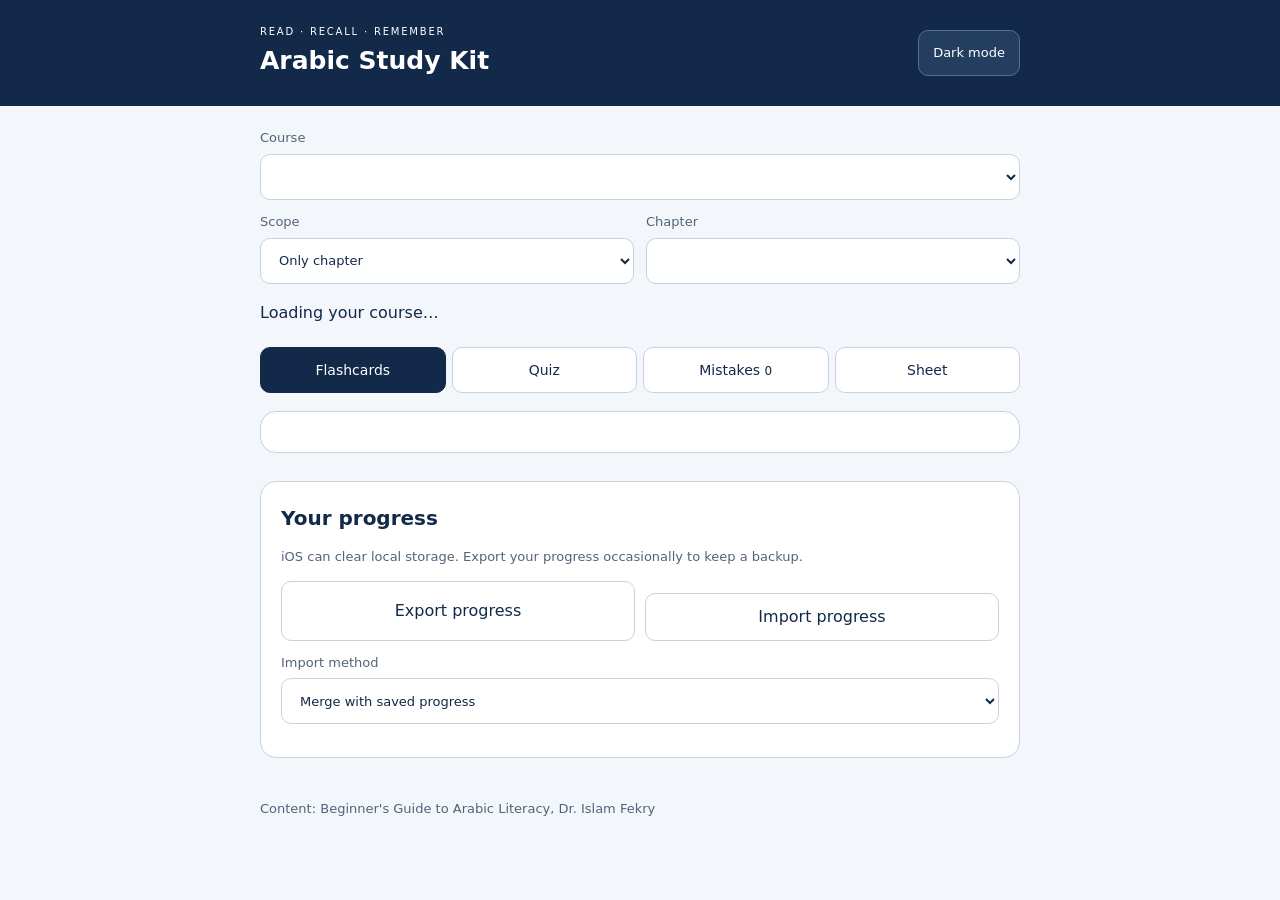
<file: index.html>
<!doctype html>
<html lang="en" dir="ltr"><meta charset="utf-8"><meta name="viewport" content="width=device-width,initial-scale=1"><meta http-equiv="refresh" content="0;url=app/"><title>Arabic Study Kit</title><a href="app/">Open Arabic Study Kit</a></html>
</file>
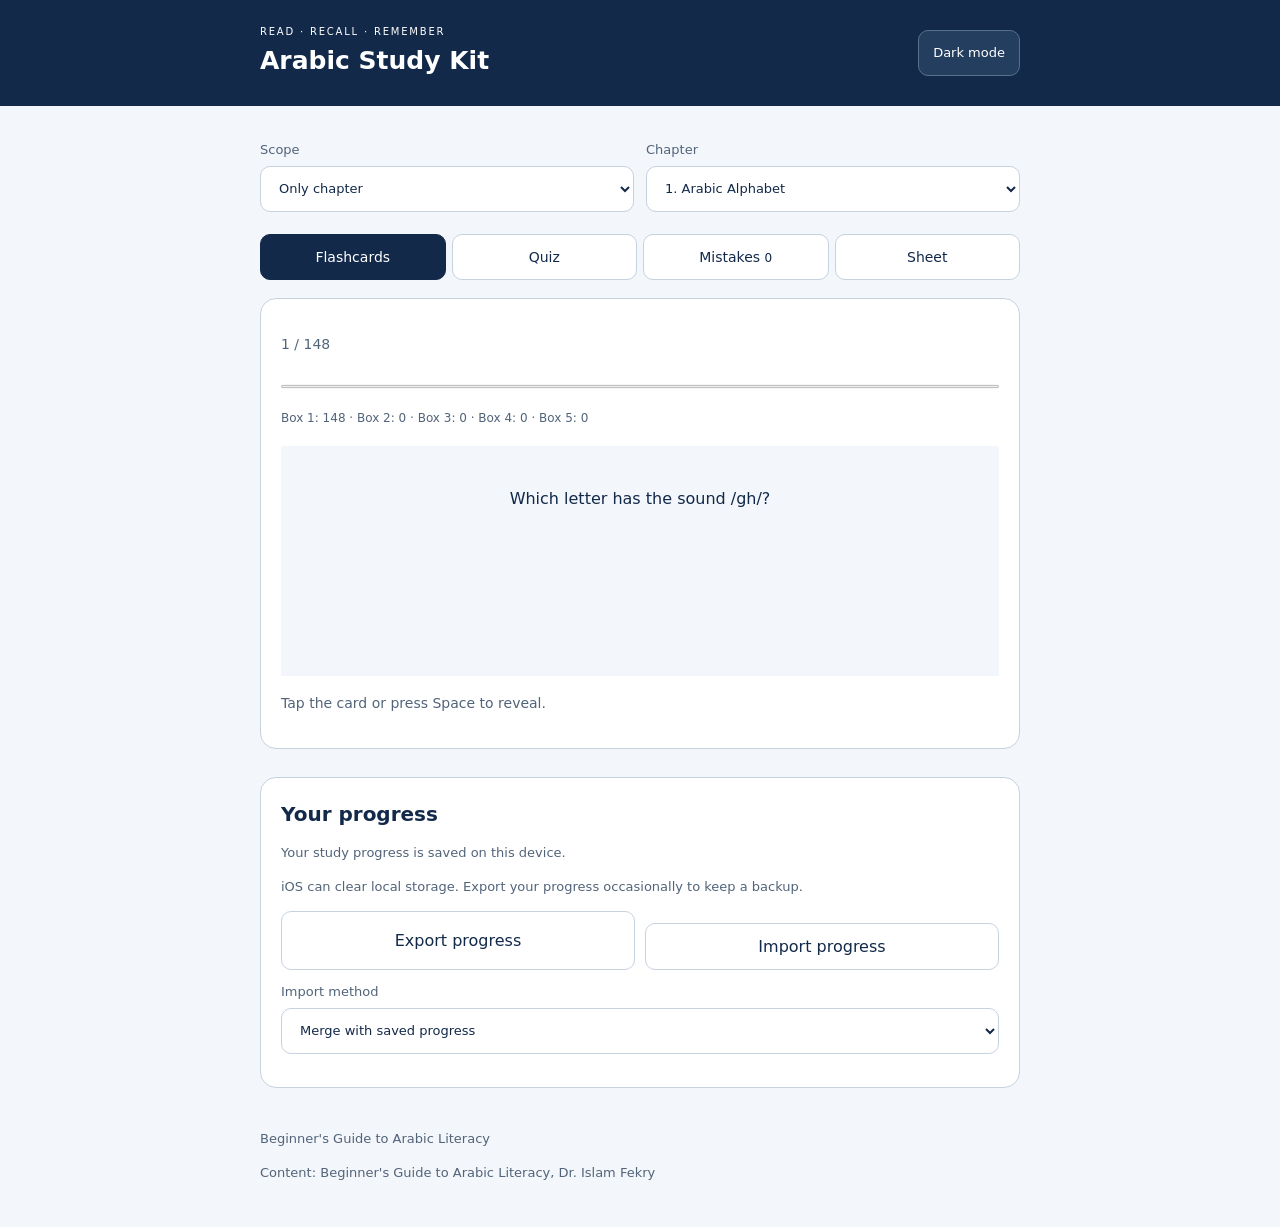
<file: app/index.html>
<!doctype html>
<html lang="en" dir="ltr">
<head>
  <meta charset="utf-8"><meta name="viewport" content="width=device-width, initial-scale=1">
  <meta name="theme-color" content="#12294a">
  <meta name="apple-mobile-web-app-capable" content="yes">
  <meta name="apple-mobile-web-app-status-bar-style" content="black-translucent">
  <meta name="apple-mobile-web-app-title" content="Arabic Study Kit">
  <title>Arabic Study Kit</title>
  <link rel="manifest" href="manifest.webmanifest"><link rel="apple-touch-icon" href="icons/apple-touch-icon.png">
  <link rel="stylesheet" href="style.css">
  <script type="module" src="js/app.js"></script>
</head>
<body>
<header><div class="wrap heading"><div><p class="eyebrow">READ · RECALL · REMEMBER</p><h1>Arabic Study Kit</h1></div><button id="theme" aria-label="Toggle dark mode">Dark mode</button></div></header>
<main class="wrap">
  <section class="settings" aria-label="Study selection">
    <label id="course-label">Course<select id="course"></select></label>
    <div class="scope"><label>Scope<select id="scope"><option value="single">Only chapter</option><option value="range">Chapter range</option></select></label><div class="chapter-selects"><label id="from-label" hidden><span id="from-text">From</span><select id="from" aria-labelledby="from-text"></select></label><label><span id="chapter-label">Chapter</span><select id="chapter" aria-labelledby="chapter-label"></select></label></div></div>
  </section>
  <p id="loading" role="status">Loading your course…</p><div id="errors" role="status"></div>
  <nav aria-label="Study modes"><button data-mode="cards" aria-pressed="true">Flashcards</button><button data-mode="quiz" aria-pressed="false">Quiz</button><button data-mode="mistakes" aria-pressed="false">Mistakes <span id="mistake-count">0</span></button><button data-mode="sheet" aria-pressed="false">Sheet</button></nav>
  <section id="study" aria-label="Study area"></section>
  <section class="backup"><h2>Your progress</h2><p id="history"></p><p>iOS can clear local storage. Export your progress occasionally to keep a backup.</p><div class="actions"><button id="export">Export progress</button><label class="button" for="import">Import progress</label><input id="import" type="file" accept="application/json,.json" hidden></div><label>Import method<select id="import-method"><option value="merge">Merge with saved progress</option><option value="replace">Replace saved progress</option></select></label><p id="backup-status" role="status"></p></section>
</main>
<footer class="wrap"><p id="course-title"></p><p>Content: Beginner's Guide to Arabic Literacy, Dr. Islam Fekry</p><p id="offline-status" role="status"></p></footer>
</body></html>
</file>
<file: app/style.css>
@font-face{font-family:Naskh;src:url('fonts/NotoNaskhArabic.ttf') format('truetype');font-display:swap}
:root{color-scheme:light;--bg:#f3f6fa;--panel:#fff;--ink:#12294a;--muted:#52647a;--line:#c7d2df;--accent:#096d69;--soft:#e0f2ee;--bad:#a52b33;--badbg:#fff0f0;--good:#19643d;--goodbg:#e7f6ed}
@media(prefers-color-scheme:dark){:root:not([data-theme=light]){color-scheme:dark;--bg:#0b1728;--panel:#14273d;--ink:#edf4ff;--muted:#b8c8dc;--line:#456079;--accent:#8ae0d3;--soft:#1d4947;--bad:#ffb4b7;--badbg:#49282e;--good:#a3eac1;--goodbg:#203f33}}
:root[data-theme=dark]{color-scheme:dark;--bg:#0b1728;--panel:#14273d;--ink:#edf4ff;--muted:#b8c8dc;--line:#456079;--accent:#8ae0d3;--soft:#1d4947;--bad:#ffb4b7;--badbg:#49282e;--good:#a3eac1;--goodbg:#203f33}
*{box-sizing:border-box}body{margin:0;background:var(--bg);color:var(--ink);font:16px/1.6 system-ui,sans-serif}header{background:#12294a;color:#fff}.wrap{width:min(100% - 32px,760px);margin:auto}.heading{padding:24px 0;display:flex;align-items:center;justify-content:space-between;gap:12px}h1{font-size:25px;line-height:1.2;margin:6px 0}h2{font-size:20px;margin:0 0 12px}.eyebrow{font-size:10px;letter-spacing:1.8px;margin:0}.heading button{background:#243e60;color:white;border-color:#56708e;font-size:13px;flex-shrink:0}main{padding-top:22px}button,.button,select{font:inherit;min-height:46px;border:1px solid var(--line);border-radius:10px;background:var(--panel);color:var(--ink);padding:10px 14px}button,.button{cursor:pointer}button:hover,.button:hover{border-color:var(--accent)}button:focus-visible,select:focus-visible,.button:focus-visible{outline:3px solid var(--accent);outline-offset:3px}button:disabled{cursor:default;opacity:.8}label{display:block;font-size:13px;color:var(--muted)}select{display:block;width:100%;margin-top:5px;min-width:0;text-overflow:ellipsis}p{overflow-wrap:anywhere}.scope{display:grid;grid-template-columns:1fr 1fr;gap:12px;margin-top:12px}.scope>*{min-width:0}nav{display:flex;gap:6px;margin:22px 0 18px}nav button{flex:1;padding:9px 5px;font-size:14px}nav button[aria-pressed=true]{background:var(--ink);color:var(--panel);border-color:var(--ink)}#mistake-count{font-size:12px}#study,.backup{background:var(--panel);border:1px solid var(--line);border-radius:16px;padding:20px;margin:16px 0}.subtle,.meta{color:var(--muted);font-size:14px}.card-face{display:block;width:100%;min-height:230px;text-align:center;border:0;background:var(--bg);padding:28px 14px;margin:16px 0}.card-face [lang=ar]{font-size:44px}.card-face p{margin:12px 0}[lang=ar]{font-family:Naskh,serif;font-size:28px;line-height:2;unicode-bidi:isolate;white-space:normal}.quiz-prompt [lang=ar],.option [lang=ar]{font-size:32px}.actions{display:flex;gap:10px;flex-wrap:wrap}.actions>*{flex:1;text-align:center}.primary{background:var(--ink);color:var(--panel)}.again{border-color:var(--bad);color:var(--bad)}.good{border-color:var(--good);color:var(--good)}.options{display:grid;gap:10px;margin:18px 0}.option{text-align:left;width:100%}.correct{border:2px solid var(--good);background:var(--goodbg);color:var(--good)}.incorrect{border:2px solid var(--bad);background:var(--badbg);color:var(--bad)}.feedback{padding:14px;border-radius:10px;background:var(--soft);margin-bottom:16px}.boxes{font-size:12px;line-height:1.9;color:var(--muted)}.speak{font-size:13px;min-height:44px;margin:4px}.backup{margin-top:28px}.backup p,footer{font-size:13px;color:var(--muted)}.backup label{margin-top:12px}footer{padding:12px 0 30px}#errors p{border-left:3px solid var(--bad);padding:10px;background:var(--badbg);font-size:13px}#loading:empty{display:none}li{margin-bottom:14px}progress{width:100%;height:7px;accent-color:var(--accent)}[hidden]{display:none!important}@media(max-width:350px){.heading{display:block}.heading button{margin-top:12px}nav{flex-wrap:wrap}}

.chapter-selects{display:grid;grid-template-columns:minmax(0,1fr);gap:12px;min-width:0}.chapter-selects:has(#from-label:not([hidden])){grid-template-columns:repeat(2,minmax(0,1fr))}.chapter-selects>*{min-width:0}.scope:has(#scope option[value=range]:checked){grid-template-columns:minmax(0,1fr)}
nav button{min-width:0;overflow-wrap:anywhere}
.sheet-chapters{display:flex;flex-wrap:wrap;gap:6px;margin-bottom:16px}.sheet-chapters button{min-width:46px}.sheet-chapters [aria-pressed=true]{background:var(--ink);color:var(--panel)}
.sheet-page{display:block;width:100%;padding:0;margin:12px 0;border-radius:4px;overflow:hidden}.sheet-page img{display:block;width:100%;height:auto}
.sheet-overlay{position:fixed;inset:0;width:100%;max-width:none;height:100%;height:100dvh;max-height:none;margin:0;padding:0;border:0;background:var(--bg);color:var(--ink);overflow:hidden}
.sheet-overlay[open]{display:flex;flex-direction:column}.sheet-overlay::backdrop{background:#000b}.sheet-close{align-self:flex-end;flex-shrink:0;margin:12px;margin-top:max(12px,env(safe-area-inset-top));margin-right:max(12px,env(safe-area-inset-right))}
.sheet-scroll{flex:1;min-height:0;overflow:auto;overscroll-behavior:contain;-webkit-overflow-scrolling:touch;touch-action:auto}.sheet-scroll img{display:block;max-width:none;height:auto}
</file>
